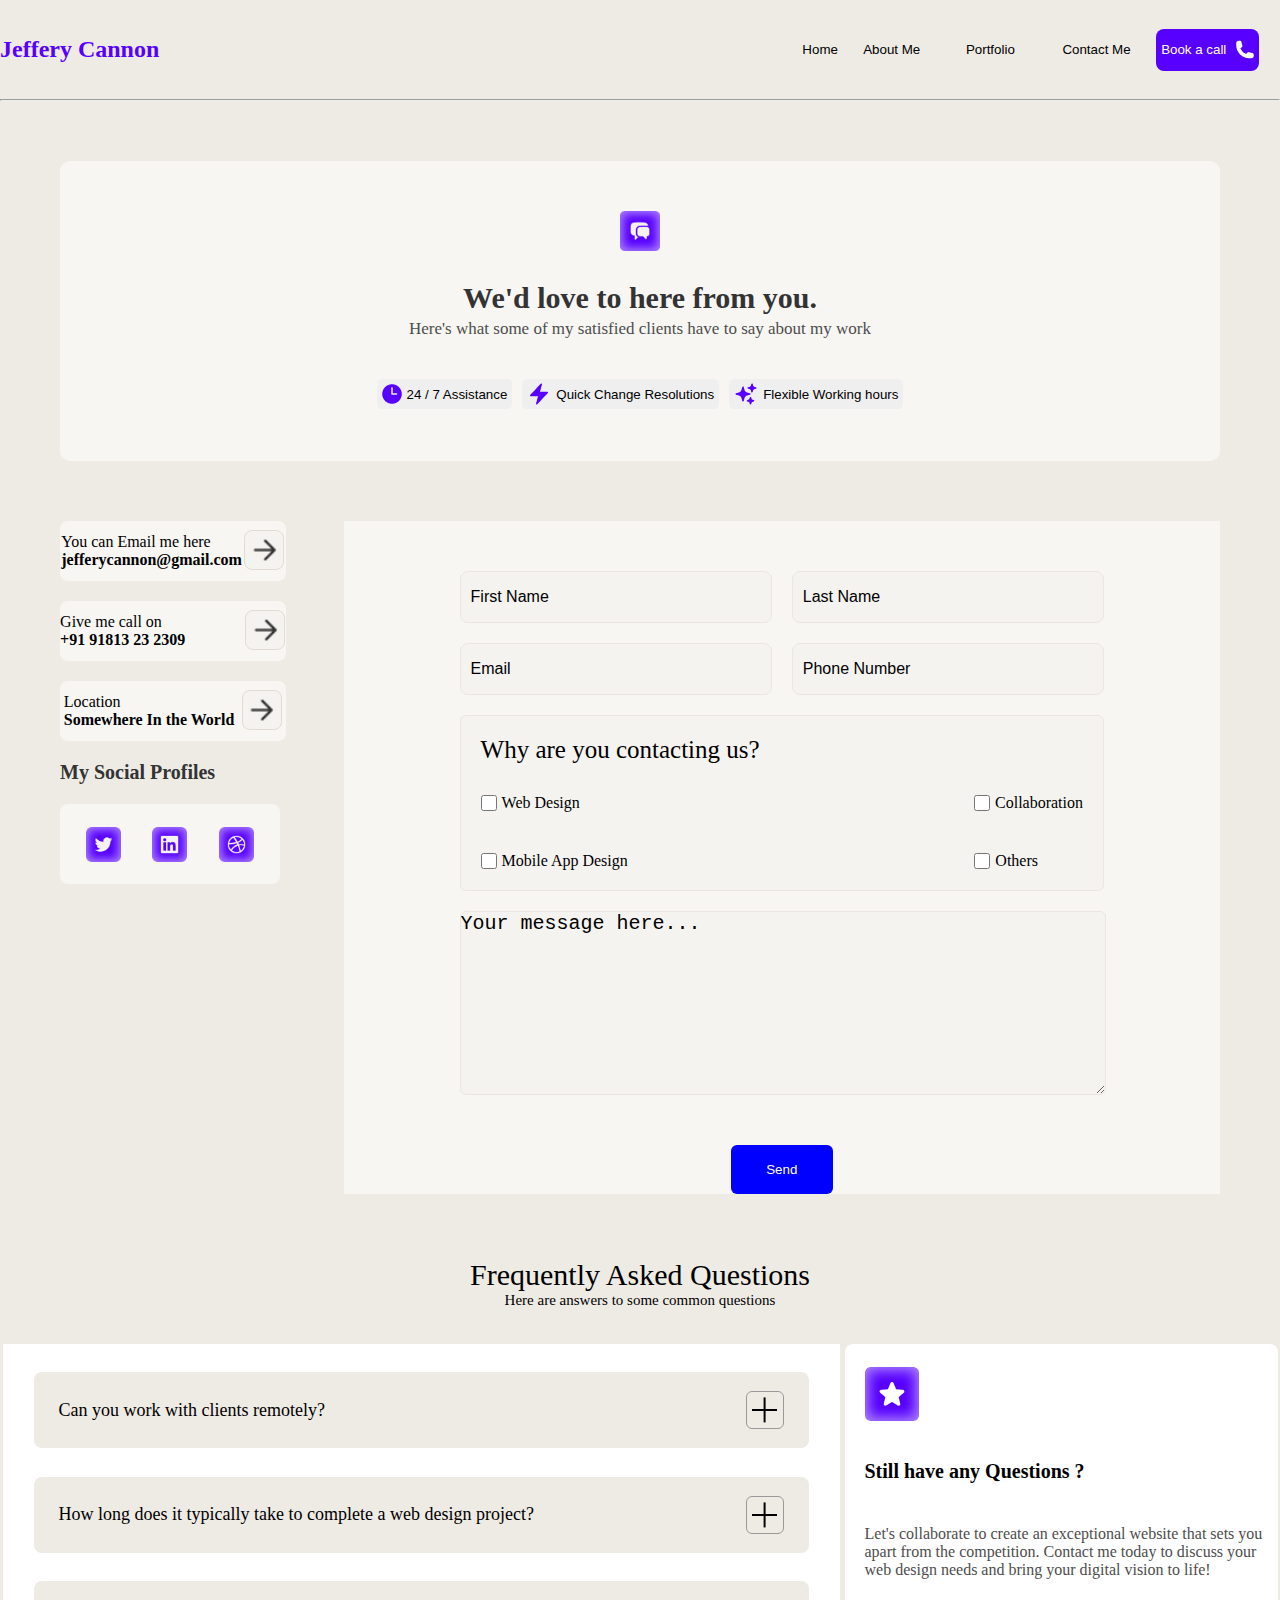
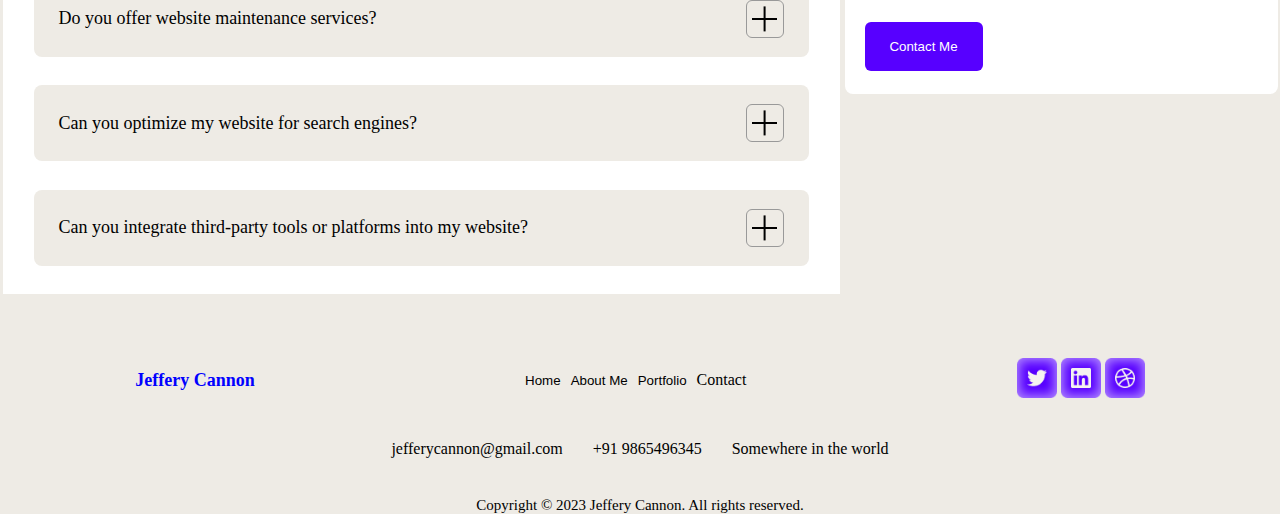
<file: index.html>
<!DOCTYPE html>
<html lang="en">
  <head>
    <meta charset="UTF-8" />
    <meta name="viewport" content="width=device-width, initial-scale=1.0" />
    <title>Document</title>
    <link rel="stylesheet" href="./contact.css" />
  </head>
  <body>
    <div class="container">
      <div class="navbar">
        <div class="jeffery_cannon">
          <span>Jeffery Cannon</span>
        </div>
        <div class="navbar_buttons">
          <button type="button" class="small_button_style" style="width: 39px; height: 25px; color: black">Home</button>
          <button type="button" class="small_button_style" style="width: 63px; height: 25px; color: black">
            About Me
          </button>
          <button
            type="button"
            class="small_button_style"
            style="width: 93px; height: 25px; color: black; border-radius: 5px"
          >
            Portfolio
          </button>
          <button type="button" class="small_button_style" style="width: 78px; height: 25px; color: black">
            Contact Me
          </button>
          <button type="button" class="book_call">Book a call <img src="Vector (Stroke).png" /></button>
        </div>
        <div class="more_icon_button">
          <button style="border: 0"><img style="width: 24px; height: 24px" src="more_icon.png" /></button>
        </div>
      </div>
      <hr/>
      <div class="hero_main_container">
        <div class="hero_container">
          <div class="hero_container_icon"><img class="icon" src="Icon Container (1).png" /></div>
          <div class="hero_container_header">
            <span class="bold_text"><b>We'd love to here from you.</b></span>
          </div>
          <div class="hero_container_header">
            <span class="small_text">Here's what some of my satisfied clients have to say about my work</span>
          </div>
          <div class="sub_containers">
            <div class="sub_containers_element">
              <button class="element_button">
                <img src="Subtract.png" /><span style="margin-left: 5px">24 / 7 Assistance</span>
              </button>
              <button class="element_button">
                <img src="bolt.png" /><span style="margin-left: 5px">Quick Change Resolutions</span>
              </button>
              <button class="element_button">
                <img src="sparkles.png" /><span style="margin-left: 5px">Flexible Working hours</span>
              </button> 
            </div>
          </div> 
        </div>
      </div>
      <div class="form-container">
        <div class="contact-section">
            <div class="email-contact">
                <div class="email-contact-text">
                   <span>You can Email me here</span>
                   <span><b>jefferycannon@gmail.com</b></span>
                </div>
                <div>
                   <button class="arrow-button"><img src="Icon (2).png" alt="Arrow Icon" /></button>
                </div>
            </div>
            <div class="email-contact">
                <div class="email-contact-text" style="margin-right: 60px;">
                   <span>Give me call on</span>
                   <span><b>+91 91813 23 2309</b></span>
                </div>
                <div>
                   <button class="arrow-button"><img src="Icon (2).png" alt="Arrow Icon" /></button>
                </div>
            </div>
            <div class="email-contact">
                <div class="email-contact-text">
                   <span>Location</span>
                   <span><b>Somewhere In the World</b></span>
                </div>
                <div>
                   <button class="arrow-button"><img src="Icon (2).png" alt="Arrow Icon" /></button>
                </div>
            </div>
            <div class="contact_section_icons">
                <span class="contact_section_icons_text"><b>My Social Profiles</b></span>
                <div class="icon-container" style="margin-top: 20px">
                   <img src="twitter_icon.png" alt="Twitter Icon" />
                   <img src="linkden_icon.png" alt="LinkedIn Icon" />
                   <img src="browser_icon.png" alt="Browser Icon" />
                </div>
            </div>
        </div>
        <div class="form-section">
            <div class="form-main-section">

                <div class="form_section" style="margin-top: 50px">
                    <input type="text" class="form_input" placeholder="First Name" />
                    <input type="text" class="form_input" placeholder="Last Name" />
                </div>
                <div class="form_section">
                    <input type="email" class="form_input" placeholder="Email" />
                    <input type="tel" class="form_input" placeholder="Phone Number" />
                </div>
            </div>
            <div class="form_div_question">
                <div class="question">Why are you contacting us?</div>
                <div class="options">
                    <div class="option1">
                        <div class="option">
                        <input type="checkbox" id="web_design" />
                        <label for="web_design">Web Design</label>
                        </div>
                        <div class="option">
                        <input type="checkbox" id="collaboration" />
                        <label for="collaboration">Collaboration</label>
                        </div>
                    </div>
                    <div class="option2">
                        <div class="option">
                        <input type="checkbox" id="mobile_app_design" />
                        <label for="mobile_app_design">Mobile App Design</label>
                        </div>
                        <div class="option" style="margin-right: 45px">
                        <input type="checkbox" id="others" />
                        <label for="others">Others</label>
                        </div>
                    </div>
                </div>
            </div>
            <div class="message-box">
                <textarea class="input-box" rows="40" cols="50" placeholder="Your message here..."></textarea>
            </div>
            <div class="send-button-form"><button class="send-button">Send</button></div>
        </div>
      </div> 
      <div class="frequently-question">
        <div class="header-text">
            <span class="faq-text">Frequently Asked Questions</span>
            <span class="faq-text-small">Here are answers to some common questions</span>
        </div>
        <div class="faq-container">
            <div class="faq-questions">
                <div class="questions">
                    <span class="question-text">Can you work with clients remotely?</span>
                    <div class="expand-button">
                        <div class="expand-icon"></div>
                    </div>
                </div>
                <div class="questions">
                    <span class="question-text">How long does it typically take to complete a web design project?</span>
                    <div class="expand-button">
                        <div class="expand-icon"></div>
                    </div>
                </div>
                <div class="questions">
                    <span class="question-text">Do you offer website maintenance services?</span>
                    <div class="expand-button">
                        <div class="expand-icon"></div>
                    </div>
                </div>
                <div class="questions">
                    <span class="question-text">Can you optimize my website for search engines?</span>
                    <div class="expand-button">
                        <div class="expand-icon"></div>
                    </div>
                </div>
                <div class="questions">
                    <span class="question-text">Can you integrate third-party tools or platforms into my website?</span>
                    <div class="expand-button">
                        <div class="expand-icon"></div>
                    </div>
                </div>
            </div>
            <div class="faq-card">
              <div class="faq-card-icon"><img src="Icon Container (2).png">
              </div>
                <span class="faq-card-header">Still have any Questions ?</span>
                <span class="faq-card-description">Let's collaborate to create an exceptional website that sets you apart from the competition. Contact me today to discuss your web design needs and bring your digital vision to life!</span>
                <div class="faq-card-button">
                  <button class="contact-button">Contact Me</button>
                </div>
            </div>
        </div>
      </div>
      <div class="footer">
        <div class="footer-section1">
            <span class="jeffery-cannon">Jeffery Cannon</span>
            <div class="section1-buttons">
                <button class="button-style">Home</button>
                <button class="button-style">About Me</button>
                <button class="button-style">Portfolio</button>
                <a style="text-decoration: none; color: black;" class="button-style" href="#">Contact</a>
            </div>
            <div class="section1-icons">
                <img class="section1-icons-image" src="twitter_icon.png" alt="Twitter Icon" />
                <img class="section1-icons-image" src="linkden_icon.png" alt="LinkedIn Icon" />
                <img class="section1-icons-image" src="browser_icon.png" alt="Browser Icon" />
            </div>
        </div>
        <div class="footer-section2">
            <span>jefferycannon@gmail.com</span>
            <span>+91 9865496345</span>
            <span>Somewhere in the world</span>
        </div>   
        <span class="footer-text">Copyright © 2023 Jeffery Cannon. All rights reserved.</span>
    </div>
    </div> 
  </body>
</html>
</file>
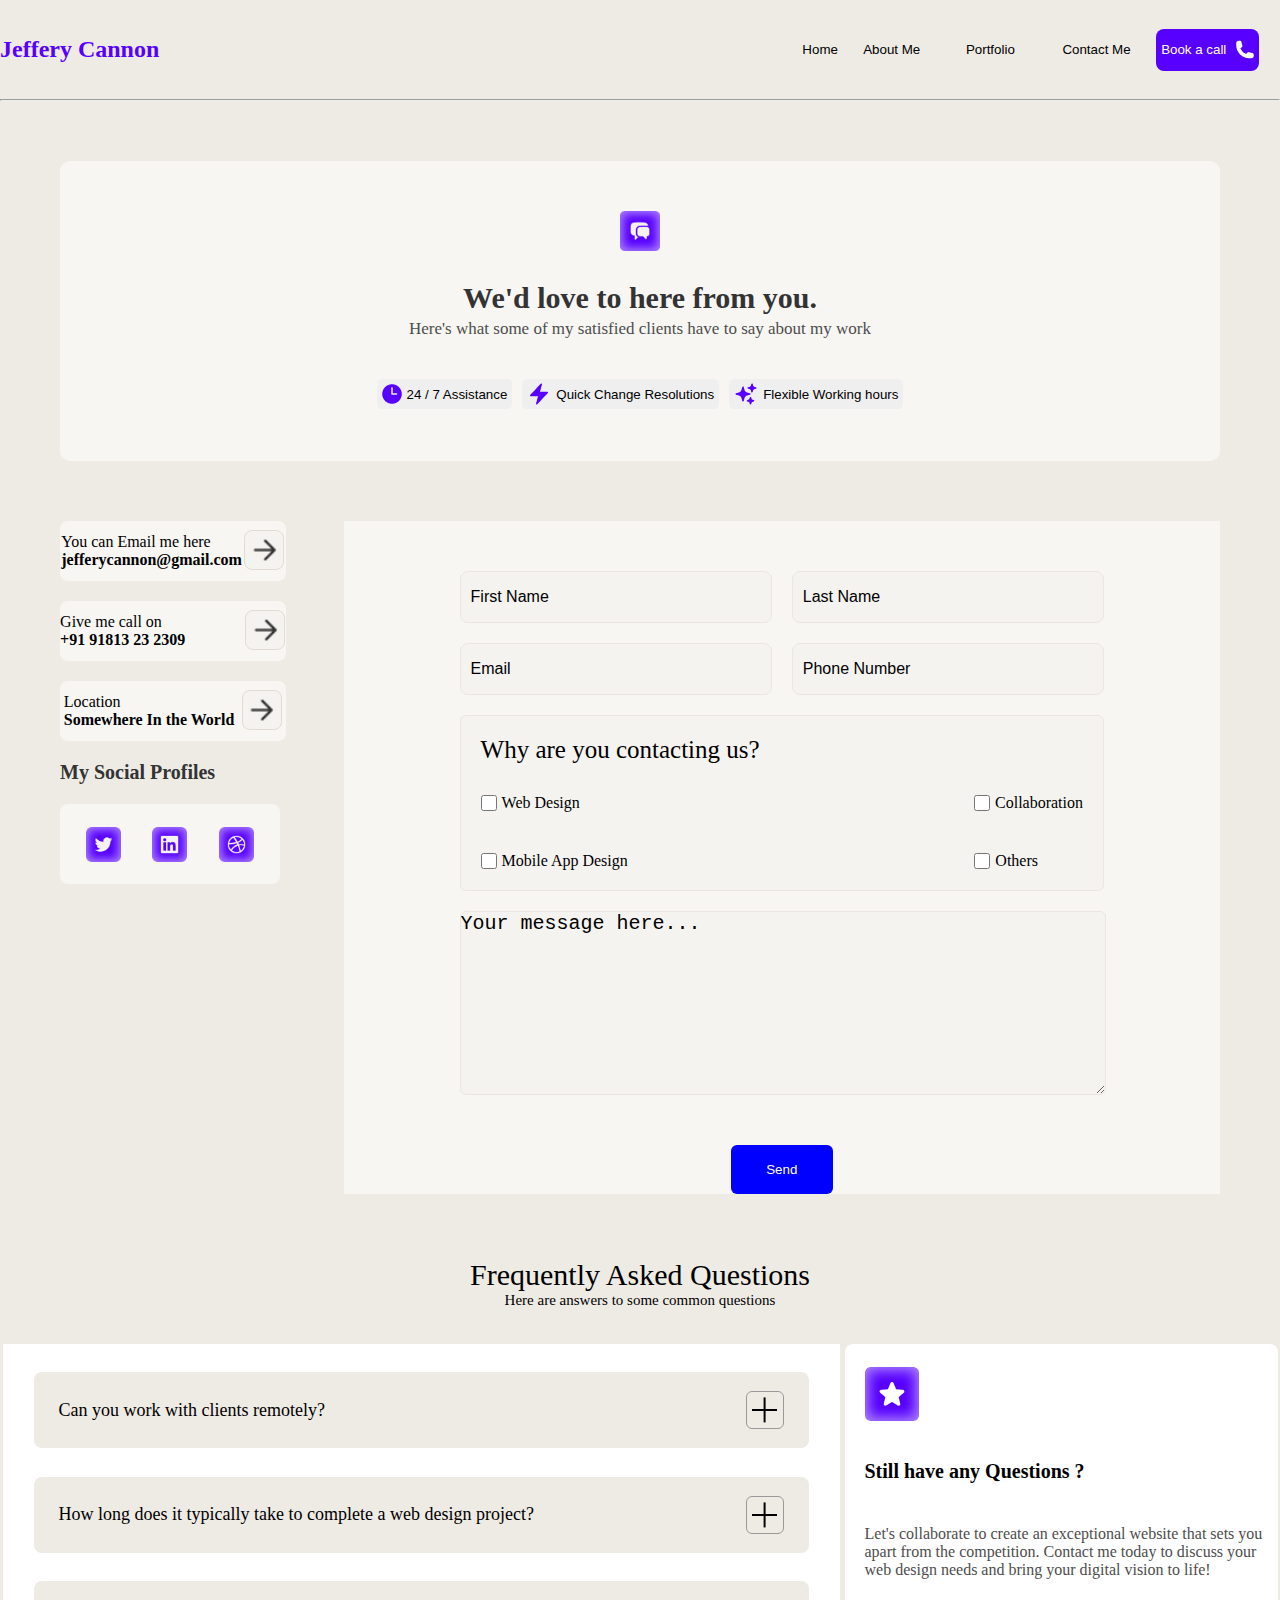
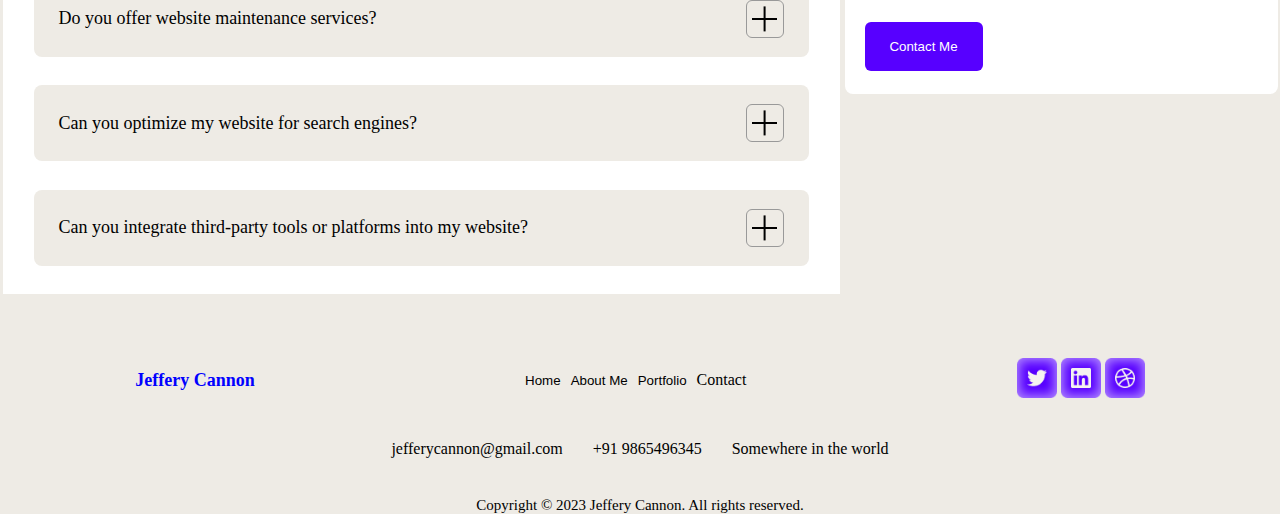
<file: contact.html>
<!DOCTYPE html>
<html lang="en">
  <head>
    <meta charset="UTF-8" />
    <meta name="viewport" content="width=device-width, initial-scale=1.0" />
    <title>Document</title>
    <link rel="stylesheet" href="contact1.css" />
  </head>
  <body>
    <div class="container">
      <div class="navbar">
        <div class="jeffery_cannon">
          <span>Jeffery Cannon</span>
        </div>
        <div class="navbar_buttons">
          <button type="button" class="small_button_style" style="width: 39px; height: 25px; color: black">Home</button>
          <button type="button" class="small_button_style" style="width: 63px; height: 25px; color: black">
            About Me
          </button>
          <button
            type="button"
            class="small_button_style"
            style="width: 93px; height: 25px; color: black; border-radius: 5px"
          >
            Portfolio
          </button>
          <button type="button" class="small_button_style" style="width: 78px; height: 25px; color: black">
            Contact Me
          </button>
          <button type="button" class="book_call">Book a call <img src="Vector (Stroke).png" /></button>
        </div>
        <div class="more_icon_button">
          <button style="border: 0"><img style="width: 24px; height: 24px" src="more_icon.png" /></button>
        </div>
      </div>
      <hr/>
      <div class="hero_main_container">
        <div class="hero_container">
          <div class="hero_container_icon"><img class="icon" src="Icon Container (1).png" /></div>
          <div class="hero_container_header">
            <span class="bold_text"><b>We'd love to here from you.</b></span>
          </div>
          <div class="hero_container_header">
            <span class="small_text">Here's what some of my satisfied clients have to say about my work</span>
          </div>
          <div class="sub_containers">
            <div class="sub_containers_element">
              <button class="element_button">
                <img src="Subtract.png" /><span style="margin-left: 5px">24 / 7 Assistance</span>
              </button>
              <button class="element_button">
                <img src="bolt.png" /><span style="margin-left: 5px">Quick Change Resolutions</span>
              </button>
              <button class="element_button">
                <img src="sparkles.png" /><span style="margin-left: 5px">Flexible Working hours</span>
              </button> 
            </div>
          </div> 
        </div>
      </div>
      <div class="form-container">
        <div class="contact-section">
            <div class="email-contact">
                <div class="email-contact-text">
                   <span>You can Email me here</span>
                   <span><b>jefferycannon@gmail.com</b></span>
                </div>
                <div>
                   <button class="arrow-button"><img src="Icon (2).png" alt="Arrow Icon" /></button>
                </div>
            </div>
            <div class="email-contact">
                <div class="email-contact-text" style="margin-right: 60px;">
                   <span>Give me call on</span>
                   <span><b>+91 91813 23 2309</b></span>
                </div>
                <div>
                   <button class="arrow-button"><img src="Icon (2).png" alt="Arrow Icon" /></button>
                </div>
            </div>
            <div class="email-contact">
                <div class="email-contact-text">
                   <span>Location</span>
                   <span><b>Somewhere In the World</b></span>
                </div>
                <div>
                   <button class="arrow-button"><img src="Icon (2).png" alt="Arrow Icon" /></button>
                </div>
            </div>
            <div class="contact_section_icons">
                <span class="contact_section_icons_text"><b>My Social Profiles</b></span>
                <div class="icon-container" style="margin-top: 20px">
                   <img src="twitter_icon.png" alt="Twitter Icon" />
                   <img src="linkden_icon.png" alt="LinkedIn Icon" />
                   <img src="browser_icon.png" alt="Browser Icon" />
                </div>
            </div>
        </div>
        <div class="form-section">
            <div class="form-main-section">

                <div class="form_section" style="margin-top: 50px">
                    <input type="text" class="form_input" placeholder="First Name" />
                    <input type="text" class="form_input" placeholder="Last Name" />
                </div>
                <div class="form_section">
                    <input type="email" class="form_input" placeholder="Email" />
                    <input type="tel" class="form_input" placeholder="Phone Number" />
                </div>
            </div>
            <div class="form_div_question">
                <div class="question">Why are you contacting us?</div>
                <div class="options">
                    <div class="option1">
                        <div class="option">
                        <input type="checkbox" id="web_design" />
                        <label for="web_design">Web Design</label>
                        </div>
                        <div class="option">
                        <input type="checkbox" id="collaboration" />
                        <label for="collaboration">Collaboration</label>
                        </div>
                    </div>
                    <div class="option2">
                        <div class="option">
                        <input type="checkbox" id="mobile_app_design" />
                        <label for="mobile_app_design">Mobile App Design</label>
                        </div>
                        <div class="option" style="margin-right: 45px">
                        <input type="checkbox" id="others" />
                        <label for="others">Others</label>
                        </div>
                    </div>
                </div>
            </div>
            <div class="message-box">
                <textarea class="input-box" rows="40" cols="50" placeholder="Your message here..."></textarea>
            </div>
            <div class="send-button-form"><button class="send-button">Send</button></div>
        </div>
      </div> 
      <div class="frequently-question">
        <div class="header-text">
            <span class="faq-text">Frequently Asked Questions</span>
            <span class="faq-text-small">Here are answers to some common questions</span>
        </div>
        <div class="faq-container">
            <div class="faq-questions">
                <div class="questions">
                    <span class="question-text">Can you work with clients remotely?</span>
                    <div class="expand-button">
                        <div class="expand-icon"></div>
                    </div>
                </div>
                <div class="questions">
                    <span class="question-text">How long does it typically take to complete a web design project?</span>
                    <div class="expand-button">
                        <div class="expand-icon"></div>
                    </div>
                </div>
                <div class="questions">
                    <span class="question-text">Do you offer website maintenance services?</span>
                    <div class="expand-button">
                        <div class="expand-icon"></div>
                    </div>
                </div>
                <div class="questions">
                    <span class="question-text">Can you optimize my website for search engines?</span>
                    <div class="expand-button">
                        <div class="expand-icon"></div>
                    </div>
                </div>
                <div class="questions">
                    <span class="question-text">Can you integrate third-party tools or platforms into my website?</span>
                    <div class="expand-button">
                        <div class="expand-icon"></div>
                    </div>
                </div>
            </div>
            <div class="faq-card">
              <div class="faq-card-icon"><img src="Icon Container (2).png">
              </div>
                <span class="faq-card-header">Still have any Questions ?</span>
                <span class="faq-card-description">Let's collaborate to create an exceptional website that sets you apart from the competition. Contact me today to discuss your web design needs and bring your digital vision to life!</span>
                <div class="faq-card-button">
                  <button class="contact-button">Contact Me</button>
                </div>
            </div>
        </div>
      </div>
      <div class="footer">
        <div class="footer-section1">
            <span class="jeffery-cannon">Jeffery Cannon</span>
            <div class="section1-buttons">
                <button class="button-style">Home</button>
                <button class="button-style">About Me</button>
                <button class="button-style">Portfolio</button>
                <a style="text-decoration: none; color: black;" class="button-style" href="#">Contact</a>
            </div>
            <div class="section1-icons">
                <img class="section1-icons-image" src="twitter_icon.png" alt="Twitter Icon" />
                <img class="section1-icons-image" src="linkden_icon.png" alt="LinkedIn Icon" />
                <img class="section1-icons-image" src="browser_icon.png" alt="Browser Icon" />
            </div>
        </div>
        <div class="footer-section2">
            <span>jefferycannon@gmail.com</span>
            <span>+91 9865496345</span>
            <span>Somewhere in the world</span>
        </div>   
        <span class="footer-text">Copyright © 2023 Jeffery Cannon. All rights reserved.</span>
    </div>
    </div> 
  </body>
</html>
</file>
<file: contact.css>
* {
    margin: 0;
    padding: 0;
}
 
.container {
    background-color: rgba(238, 235, 229, 1);
    
}

.jeffery_cannon {
    font-size: 24px;
    font-weight: 600;
    font-style: normal;
    color: rgba(87, 0, 255, 1);
    display: flex;
    align-items: center;
}

.more_icon_button {
    display: none;
}

.navbar {
    display: flex;
    justify-content: space-between;
    height: 99px;
}

.navbar_buttons {
    display: flex;
    align-items: center;
    justify-content: space-evenly;
    width: 500px;
}

.small_button_style {
    border: 0 hidden;
    background-color: transparent;
    cursor: pointer;
}

.book_call {
    height: 42px;
    background-color: rgba(87, 0, 255, 1);
    color: white;
    border: 0;
    border-radius: 8px;
    display: flex;
    justify-content: center;
    align-items: center;
    gap: 10px;
    padding: 0px 5px;
    cursor: pointer;
}

.vector {
    margin-top: 5px;
}
.hero_main_container{
    padding: 60px 60px;
}

.hero_container {
    /* max-width: 1380px; */
    width: 100%;
    height: 300px;
    background-color: rgba(247, 246, 243, 1);
    /* border: black dotted; */
    border-radius: 10px;
    /* margin: 60px 60px; */
}

.hero_container_icon {
    display: flex;
    justify-content: center;
    
}

.icon {
    height: 40px;
    width: 40px;
    margin-top: 50px;
}

.hero_container_header {
    display: flex;
    justify-content: center;
}

.bold_text {
    font-size: 30px;
    font-weight: 500;
    color: rgba(51, 51, 51, 1);
    margin-top: 30px;
}

.small_text {
    font-size: 17px;
    font-weight: 300;
    color: rgba(77, 77, 77, 1);
    margin-top: 4px;
}

.sub_containers_element {
    /* height: 40px;
    width: 170px; */
    display: flex;
    justify-content: center;
    border: 1px gray ;
    border-radius: 10px;
    gap: 10px;
}

.element_button {
    border: 1px gray;
    border-radius: 5px;
    height: 30px;
    display: flex;
    align-items: center;
    padding: 5px;
    cursor: pointer;
}

.sub_containers {
    margin-top: 40px;
    display: flex;
    justify-content: center;
}

.form-container {
    background-color: rgba(238, 235, 229, 1);
    display: flex;
    padding: 0 60px;
    gap: 5%;
}

.contact-section {
    width: 35%;
    gap: 20px;
    display: flex;
    flex-direction: column;
}

.email-contact {
    background-color: rgba(247, 246, 243, 1);
    height: 60px;
    display: flex;
    align-items: center;
    justify-content: space-around;
    border-radius: 8px;
}

.email-contact-text {
    display: flex;
    flex-direction: column;
}

.arrow-button {
    width: 40px;
    height: 40px;
    background-color: rgba(245, 243, 240, 1);
    border: 1px solid rgba(225, 219, 209, 1);
    border-radius: 8px;
    cursor: pointer;
    padding: 0;
}

.arrow-button img {
    width: 100%;
    height: 100%;
    object-fit: contain;
}

.mobile-contact {
    display: flex;
}

.contact_section_icons_text {
    font-size: 20px;
    font-weight: 500;
    color: rgba(51, 51, 51, 1);
}

.icon-container {
    width: 200px;
    height: 60px;
    background-color: rgba(247, 246, 243, 1);
    display: flex;
    justify-content: space-around;
    align-items: center;
    padding: 10px;
    border-radius: 8px;
    cursor: pointer;
}

.icon-container img {
    width: 35px;
    height: 35px;
}

.form-section {
    width: 100%;
    background-color: rgba(247, 246, 243, 1);
    display: flex;
    flex-direction: column;
    gap: 20px;
    padding-inline: 10%;

}

.form_section {
    display: flex;
    justify-content: space-around;
    gap: 20px;
    margin-top: 20px;
}

.form_input {
    height: 30px;
    border: 1px solid rgba(235, 231, 224, 1);
    border-radius: 8px;
    padding: 10px;
    font-size: 16px;
    background-color: rgba(245, 243, 240, 1);
    color: black;
    /* max-width: 346px; */
    width: 100%;
}

.form_input::placeholder {
    color: black;
}

.form_div_question {
    background-color: rgba(245, 243, 240, 1);
    border: 1px solid rgba(235, 231, 224, 1);
    border-radius: 6px;
    padding: 20px;
    
}

.question {
    font-size: 25px;
    font-weight: 400;
    color: black;
    margin-bottom: 30px;
}

.options {
    display: flex;
    flex-direction: column;
    gap: 10px;
    /* width: 100% */
}

.option {
    display: flex;
    align-items: center;
}

.option input[type="checkbox"] {
    margin-right: 5px;
}

.option label {
    font-size: 16px;
    color: black;
}

input[type="checkbox"] {
    width: 16px;
    height: 16px;
    border: 1px solid rgba(235, 231, 224, 1);
    border-radius: 4px;
    background-color: rgba(238, 235, 229, 1);
}

.option1 {
    display: flex;
    justify-content: space-between;
}

.option2 {
    display: flex;
    justify-content: space-between;
    margin-top: 30px;
}

.input-box {
    /* max-width: 708px; */
    width: 100%;
    height: 182px;
    background-color: rgba(245, 243, 240, 1);
    border: 1px solid rgba(235, 231, 224, 1);
    border-radius: 6px;
    /* padding: 20px; */
    /* margin: 0 15%; */
    display: flex;
}

.input-box::placeholder {
    color: black;
    font-size: 20px;

}

.send-button {
    color: white;
    background-color: blue;
    border: 0;
    border-radius: 6px;
    width: 102px;
    height: 49px;
    margin-top: 30px;
    cursor: pointer;
}

.send-button-form {
    display: flex;
    justify-content: center;
}

.form-main-section {
    width: 100%;
}

.faq-container {
    display: flex;
    justify-content: space-around;
    margin-top: 35px;
}

.frequently-question {
    background-color: rgba(238, 235, 229, 1);
    margin-top: 5%;
}

.faq-text {
    font-size: 30px;
}

.faq-text-small {
    font-size: 15px;
}

.header-text {
    display: flex;
    flex-direction: column;
    text-align: center;
}

.faq-questions {
    background-color: white;
    max-width: 837px;
    width: 100%;
    display: flex;
    flex-direction: column;
    justify-content: space-evenly;
    align-items: center;
    height: 550px;
}

.question-text {
    margin-left: 25px;
    font-size: 18px;
}

.expand-button {
    width: 36px;
    height: 36px;
    border: 1px solid #999999;
    border-radius: 6px;
    background-color: transparent;
    cursor: pointer;
    display: flex;
    justify-content: center;
    align-items: center;
    margin-right: 25px;
}

.expand-icon {
    width: 70%;
    height: 2px;
    background-color: #000000;
    position: relative;
}

.expand-icon::before,
.expand-icon::after {
    content: "";
    position: absolute;
    width: 100%;
    height: 100%;
    background-color: inherit;
}

.expand-icon::before {
    transform: rotate(90deg);
}

.questions {
    display: flex;
    background-color: rgba(238, 235, 229, 1);
    max-width: 775px;
    width: 100%;
    height: 76px;
    justify-content: space-between;
    align-items: center;
    border-radius: 8px;

}

.faq-card {
    background-color: white;
    max-width: 413px;
    width: 100%;
    height: 350px;
    display: flex;
    flex-direction: column;
    gap: 20px;
    justify-content: space-evenly;
    padding-left: 20px;
    border-radius: 8px;
}

.faq-card-icon {
    width: 50px;
    height: 50px;
}

.faq-card-header {
    font-size: 20px;
    font-weight: 600;
    color: black;
}

.faq-card-description {
    font-size: 16px;
    font-weight: 400;
    color: rgba(77, 77, 77, 1);
}

.faq-card-button {
    display: flex;
    /* justify-content: center; */
    /* align-items: center; */
}

.contact-button {
    background-color: rgba(87, 0, 255, 1);
    color: white;
    width: 118px;
    height: 49px;
    border: 0;
    border-radius: 6px;
    cursor: pointer;
}

.footer {
    background-color: rgba(238, 235, 229, 1);
    margin-top: 5%;
}

.jeffery-cannon {
    color: blue;
    font-size: 18px;
    font-weight: 600;
}

.button-style {
    border: 0 hidden;
    cursor: pointer;
    background-color: transparent;
}

.section1-buttons {
    display: flex;
    gap: 10px;
}

.section1-icons-image {
    height: 40px;
    width: 40px;
    cursor: pointer;
}
.section1-icons-image:hover {
   transform: translateY(20px);
   transition: all 0.5s ease-in;
}
.footer-section1 {
    display: flex;
    justify-content: space-around;
    align-items: center;
}

.footer-section2 {
    display: flex;
    justify-content: center;
    gap: 30px;
    margin-top: 3%;
}

.footer-text {
    font-size: 15px;
    font-weight: 400;
    display: flex;
    justify-content: center;
    margin-top: 3%;
    
}

@media only screen and (max-width: 390px) {

    .navbar_buttons {
        display: none;
    }

    .jeffery_cannon {
        font-size: 18px;
    }

    .more_icon_button {
        display: flex;
        align-items: center;
        cursor: pointer;
    }

    .navbar {
        display: flex;
        justify-content: space-around;
    }

    .hero_container {
        max-width: 358px;
        width: 100%;
        height: 482px;
    }

    .hero_main_container {
        padding: 30px 16px;
    }

    .bold_text {
        margin-left: 30px;
        margin-right: 30px;
    }

    .small_text {
        margin-left: 30px;
        margin-right: 30px;
        font-size: 13px;
    }

    .hero_container_header {
        display: flex;
        text-align: center;
    }

    .sub_containers_element {
        display: flex;
        flex-direction: column;
        gap: 14px;
        margin-left: 30px;
        margin-right: 30px;
    }

    .element_button {
        max-width: 298px;
        height: 44px;
    }

    .sub_containers {
        margin-top: 40px;
        display: flex;
        flex-direction: column;
    }

    .form-container {
        flex-direction: column;
        align-items: center;
        padding: 0 50px;
        gap: 30px;
    }

    .contact-section {
        order: 1;
        max-width: 300px;
        width: 100%;
        
    }

    .form_section {
        flex-direction: column;
        align-items: center;
        /* padding: 0 50px; */
    }

    .option1 {
        flex-direction: column;
        gap: inherit;
    }

    .option2 {
        flex-direction: column;
        gap: inherit;
        margin-top: 0;
    }
 
    .send-button {
        width: 281px;
        margin:15px 0;
    }

    .faq-container {
        display: flex;
        flex-direction: column;
    }

    .faq-card {
        margin-top: 3%;
    }
}
</file>
<file: contact1.css>
* {
    margin: 0;
    padding: 0;
}
 
.container {
    background-color: rgba(238, 235, 229, 1);
    
}

.jeffery_cannon {
    font-size: 24px;
    font-weight: 600;
    font-style: normal;
    color: rgba(87, 0, 255, 1);
    display: flex;
    align-items: center;
}

.more_icon_button {
    display: none;
}

.navbar {
    display: flex;
    justify-content: space-between;
    height: 99px;
}

.navbar_buttons {
    display: flex;
    align-items: center;
    justify-content: space-evenly;
    width: 500px;
}

.small_button_style {
    border: 0 hidden;
    background-color: transparent;
    cursor: pointer;
}

.book_call {
    height: 42px;
    background-color: rgba(87, 0, 255, 1);
    color: white;
    border: 0;
    border-radius: 8px;
    display: flex;
    justify-content: center;
    align-items: center;
    gap: 10px;
    padding: 0px 5px;
    cursor: pointer;
}

.vector {
    margin-top: 5px;
}
.hero_main_container{
    padding: 60px 60px;
}

.hero_container {
    /* max-width: 1380px; */
    width: 100%;
    height: 300px;
    background-color: rgba(247, 246, 243, 1);
    /* border: black dotted; */
    border-radius: 10px;
    /* margin: 60px 60px; */
}

.hero_container_icon {
    display: flex;
    justify-content: center;
    
}

.icon {
    height: 40px;
    width: 40px;
    margin-top: 50px;
}

.hero_container_header {
    display: flex;
    justify-content: center;
}

.bold_text {
    font-size: 30px;
    font-weight: 500;
    color: rgba(51, 51, 51, 1);
    margin-top: 30px;
}

.small_text {
    font-size: 17px;
    font-weight: 300;
    color: rgba(77, 77, 77, 1);
    margin-top: 4px;
}

.sub_containers_element {
    /* height: 40px;
    width: 170px; */
    display: flex;
    justify-content: center;
    border: 1px gray ;
    border-radius: 10px;
    gap: 10px;
}

.element_button {
    border: 1px gray;
    border-radius: 5px;
    height: 30px;
    display: flex;
    align-items: center;
    padding: 5px;
    cursor: pointer;
}

.sub_containers {
    margin-top: 40px;
    display: flex;
    justify-content: center;
}

.form-container {
    background-color: rgba(238, 235, 229, 1);
    display: flex;
    padding: 0 60px;
    gap: 5%;
}

.contact-section {
    width: 35%;
    gap: 20px;
    display: flex;
    flex-direction: column;
}

.email-contact {
    background-color: rgba(247, 246, 243, 1);
    height: 60px;
    display: flex;
    align-items: center;
    justify-content: space-around;
    border-radius: 8px;
}

.email-contact-text {
    display: flex;
    flex-direction: column;
}

.arrow-button {
    width: 40px;
    height: 40px;
    background-color: rgba(245, 243, 240, 1);
    border: 1px solid rgba(225, 219, 209, 1);
    border-radius: 8px;
    cursor: pointer;
    padding: 0;
}

.arrow-button img {
    width: 100%;
    height: 100%;
    object-fit: contain;
}

.mobile-contact {
    display: flex;
}

.contact_section_icons_text {
    font-size: 20px;
    font-weight: 500;
    color: rgba(51, 51, 51, 1);
}

.icon-container {
    width: 200px;
    height: 60px;
    background-color: rgba(247, 246, 243, 1);
    display: flex;
    justify-content: space-around;
    align-items: center;
    padding: 10px;
    border-radius: 8px;
    cursor: pointer;
}

.icon-container img {
    width: 35px;
    height: 35px;
}

.form-section {
    width: 100%;
    background-color: rgba(247, 246, 243, 1);
    display: flex;
    flex-direction: column;
    gap: 20px;
    padding-inline: 10%;

}

.form_section {
    display: flex;
    justify-content: space-around;
    gap: 20px;
    margin-top: 20px;
}

.form_input {
    height: 30px;
    border: 1px solid rgba(235, 231, 224, 1);
    border-radius: 8px;
    padding: 10px;
    font-size: 16px;
    background-color: rgba(245, 243, 240, 1);
    color: black;
    /* max-width: 346px; */
    width: 100%;
}

.form_input::placeholder {
    color: black;
}

.form_div_question {
    background-color: rgba(245, 243, 240, 1);
    border: 1px solid rgba(235, 231, 224, 1);
    border-radius: 6px;
    padding: 20px;
    
}

.question {
    font-size: 25px;
    font-weight: 400;
    color: black;
    margin-bottom: 30px;
}

.options {
    display: flex;
    flex-direction: column;
    gap: 10px;
    /* width: 100% */
}

.option {
    display: flex;
    align-items: center;
}

.option input[type="checkbox"] {
    margin-right: 5px;
}

.option label {
    font-size: 16px;
    color: black;
}

input[type="checkbox"] {
    width: 16px;
    height: 16px;
    border: 1px solid rgba(235, 231, 224, 1);
    border-radius: 4px;
    background-color: rgba(238, 235, 229, 1);
}

.option1 {
    display: flex;
    justify-content: space-between;
}

.option2 {
    display: flex;
    justify-content: space-between;
    margin-top: 30px;
}

.input-box {
    /* max-width: 708px; */
    width: 100%;
    height: 182px;
    background-color: rgba(245, 243, 240, 1);
    border: 1px solid rgba(235, 231, 224, 1);
    border-radius: 6px;
    /* padding: 20px; */
    /* margin: 0 15%; */
    display: flex;
}

.input-box::placeholder {
    color: black;
    font-size: 20px;

}

.send-button {
    color: white;
    background-color: blue;
    border: 0;
    border-radius: 6px;
    width: 102px;
    height: 49px;
    margin-top: 30px;
    cursor: pointer;
}

.send-button-form {
    display: flex;
    justify-content: center;
}

.form-main-section {
    width: 100%;
}

.faq-container {
    display: flex;
    justify-content: space-around;
    margin-top: 35px;
}

.frequently-question {
    background-color: rgba(238, 235, 229, 1);
    margin-top: 5%;
}

.faq-text {
    font-size: 30px;
}

.faq-text-small {
    font-size: 15px;
}

.header-text {
    display: flex;
    flex-direction: column;
    text-align: center;
}

.faq-questions {
    background-color: white;
    max-width: 837px;
    width: 100%;
    display: flex;
    flex-direction: column;
    justify-content: space-evenly;
    align-items: center;
    height: 550px;
}

.question-text {
    margin-left: 25px;
    font-size: 18px;
}

.expand-button {
    width: 36px;
    height: 36px;
    border: 1px solid #999999;
    border-radius: 6px;
    background-color: transparent;
    cursor: pointer;
    display: flex;
    justify-content: center;
    align-items: center;
    margin-right: 25px;
}

.expand-icon {
    width: 70%;
    height: 2px;
    background-color: #000000;
    position: relative;
}

.expand-icon::before,
.expand-icon::after {
    content: "";
    position: absolute;
    width: 100%;
    height: 100%;
    background-color: inherit;
}

.expand-icon::before {
    transform: rotate(90deg);
}

.questions {
    display: flex;
    background-color: rgba(238, 235, 229, 1);
    max-width: 775px;
    width: 100%;
    height: 76px;
    justify-content: space-between;
    align-items: center;
    border-radius: 8px;

}

.faq-card {
    background-color: white;
    max-width: 413px;
    width: 100%;
    height: 350px;
    display: flex;
    flex-direction: column;
    gap: 20px;
    justify-content: space-evenly;
    padding-left: 20px;
    border-radius: 8px;
}

.faq-card-icon {
    width: 50px;
    height: 50px;
}

.faq-card-header {
    font-size: 20px;
    font-weight: 600;
    color: black;
}

.faq-card-description {
    font-size: 16px;
    font-weight: 400;
    color: rgba(77, 77, 77, 1);
}

.faq-card-button {
    display: flex;
    /* justify-content: center; */
    /* align-items: center; */
}

.contact-button {
    background-color: rgba(87, 0, 255, 1);
    color: white;
    width: 118px;
    height: 49px;
    border: 0;
    border-radius: 6px;
    cursor: pointer;
}

.footer {
    background-color: rgba(238, 235, 229, 1);
    margin-top: 5%;
}

.jeffery-cannon {
    color: blue;
    font-size: 18px;
    font-weight: 600;
}

.button-style {
    border: 0 hidden;
    cursor: pointer;
    background-color: transparent;
}

.section1-buttons {
    display: flex;
    gap: 10px;
}

.section1-icons-image {
    height: 40px;
    width: 40px;
    cursor: pointer;
}
.section1-icons-image:hover {
   transform: translateY(20px);
   transition: all 0.5s ease-in;
}
.footer-section1 {
    display: flex;
    justify-content: space-around;
    align-items: center;
}

.footer-section2 {
    display: flex;
    justify-content: center;
    gap: 30px;
    margin-top: 3%;
}

.footer-text {
    font-size: 15px;
    font-weight: 400;
    display: flex;
    justify-content: center;
    margin-top: 3%;
    
}

@media only screen and (max-width: 390px) {

    .navbar_buttons {
        display: none;
    }

    .jeffery_cannon {
        font-size: 18px;
    }

    .more_icon_button {
        display: flex;
        align-items: center;
        cursor: pointer;
    }

    .navbar {
        display: flex;
        justify-content: space-around;
    }

    .hero_container {
        max-width: 358px;
        width: 100%;
        height: 482px;
    }

    .hero_main_container {
        padding: 30px 16px;
    }

    .bold_text {
        margin-left: 30px;
        margin-right: 30px;
    }

    .small_text {
        margin-left: 30px;
        margin-right: 30px;
        font-size: 13px;
    }

    .hero_container_header {
        display: flex;
        text-align: center;
    }

    .sub_containers_element {
        display: flex;
        flex-direction: column;
        gap: 14px;
        margin-left: 30px;
        margin-right: 30px;
    }

    .element_button {
        max-width: 298px;
        height: 44px;
    }

    .sub_containers {
        margin-top: 40px;
        display: flex;
        flex-direction: column;
    }

    .form-container {
        flex-direction: column;
        align-items: center;
        padding: 0 50px;
        gap: 30px;
    }

    .contact-section {
        order: 1;
        max-width: 300px;
        width: 100%;
        
    }

    .form_section {
        flex-direction: column;
        align-items: center;
        /* padding: 0 50px; */
    }

    .option1 {
        flex-direction: column;
        gap: inherit;
    }

    .option2 {
        flex-direction: column;
        gap: inherit;
        margin-top: 0;
    }
 
    .send-button {
        width: 281px;
        margin:15px 0;
    }

    .faq-container {
        display: flex;
        flex-direction: column;
    }

    .faq-card {
        margin-top: 3%;
    }
}
</file>
